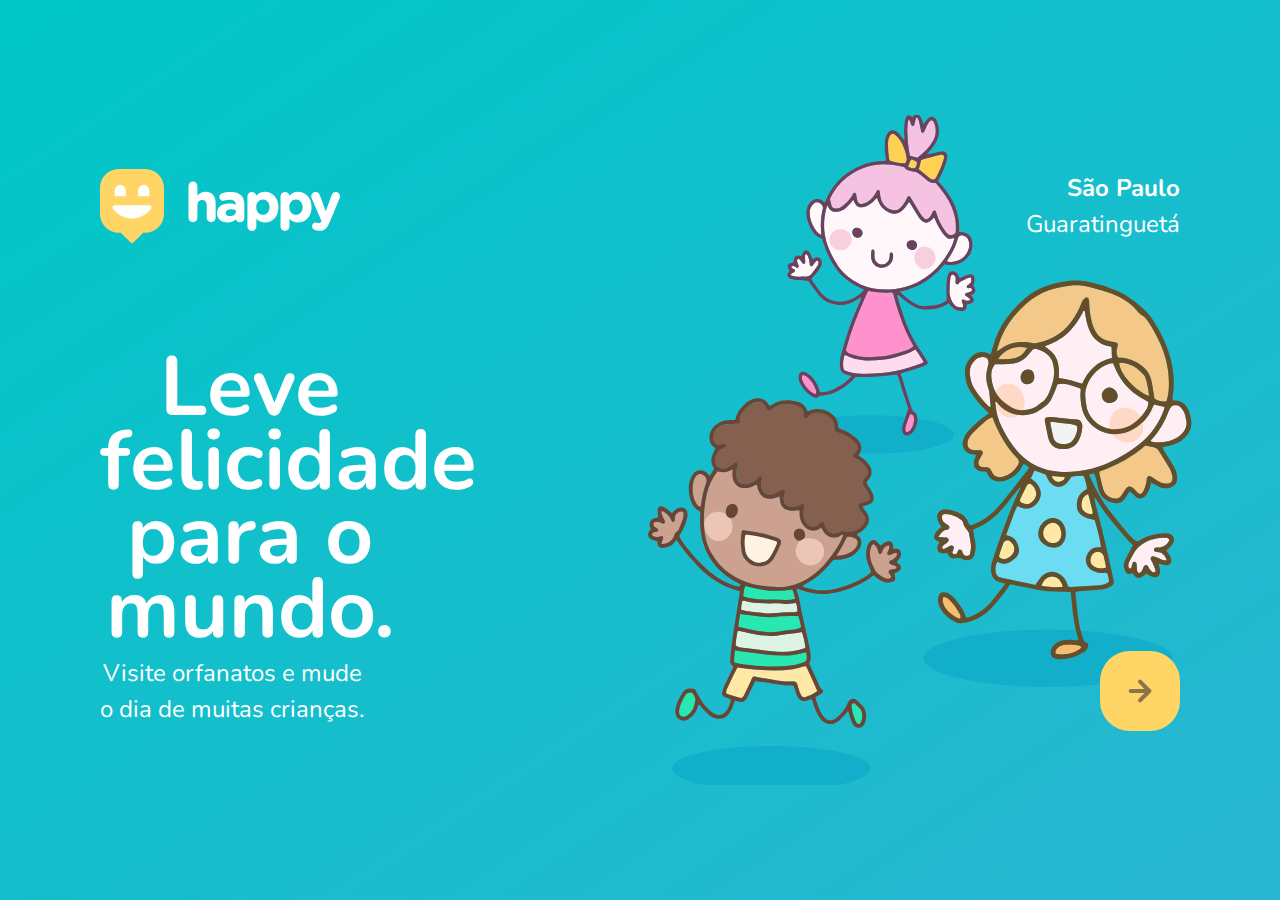
<file: index.html>
<!DOCTYPE html>
<html lang="pt_BR">
  <head>
    <meta charset="UTF-8" />
    <meta name="viewport" content="width=device-width, initial-scale=1.0" />
    <title>H.appy</Happ></title>

    <link rel="icon" href="./public/images/logo-icon.png">
    <link rel="stylesheet" href="./public/css/main.css">
    <link rel="stylesheet" href="./public/css/animations.css">
    <link rel="stylesheet" href="./public/css/page-landing.css">
    <link href="https://fonts.googleapis.com/css2?family=Nunito:wght@400;600;800&display=swap" 
    rel="stylesheet">

    </head>
  <body>
    <div id="page-landing">
        <div id="container">
            <header>
                <img
                class="animate-up" 
                id="logo" 
                src="./public/images/logo.svg" 
                alt="Logomarca da Happy" />
                <div class="location animate-up">
                  <strong>São Paulo</strong>
                  <p>Guaratinguetá</p>
                </div>
              </header>
              <main>
                  <h1 class="animate-up">Leve felicidade para o mundo.</h1>
                  <section class="visit">
                      <p class="animate-up">Visite orfanatos e mude </br>
                        o dia de muitas crianças.</p>
          
                      <a class="animate-up" href="#" title="Visite orfanatos">
          
                          <img src="./public/images/arrow.svg" alt="Ir para o mapa">
                      </a>
                  </section>
              </main>
        </div>
    </div>
  </body>
</html>
</file>
<file: public/css/main.css>
* {
    margin: 0;
    padding: 0;
    box-sizing: border-box;
}

body{
    height: 100vh;
    color: white;
    background: #EBF2F5;
}

:root{
    font-size: 62.5%;
}

body, input, button, textarea{
    /* font-weight: 400;
    font-size: 18px;
    line-height: 1;
    font-family: 'Nunito', sans-serif; */
    font:  400 1.8rem/1 'Nunito', sans-serif;
}


/* Animações */
</file>
<file: public/css/animations.css>
@keyframes up {
    from {
        opacity: 0;
        transform: translateY (16px);
    }
    to {
        opacity: 1;
        transform: translateY (0);
    }
}

@keyframes appear {
    from{
        opacity: 0;
    }
    to{
        opacity: 1;
    }
}


@keyframes right {
    from{
            transform: translatex(-100%);
    }
    to{
            transform: translatex(0);
    }
}

#logo {
    animation-delay:50ms;
}

.location{
    animation-delay: 100ms;
}
main h1 {
    animation-delay:150ms;
}

.visit p {
    animation-delay: 200ms;
}

.visit a {
    animation-delay: 250ms;
}
.animate-up {
    animation-name: up;
    animation-duration: 300ms;
    animation-fill-mode: backwards;

}

.animate-right {
    animation-name: right;
    animation-duration: 300ms;
    
}

.animate-appear {
    animation-name: appear;
    animation-duration: 300ms;
    animation-fill-mode: backwards;
}
</file>
<file: public/css/page-landing.css>
#page-landing {
  background: linear-gradient(326.54deg, #29b6d1 0%, #00c7c7 100%);

  text-align: center;
  min-height: 100vh;
  display: flex;
  align-items: center;
}

#container {
  margin: auto;
  width: min(90%, 112rem); /*112rem é o mesmo que 1120px */
}

.location,
h1,
.visit,
p {
  height: 16vh;
}
#logo {
  animation-delay: 50ms;
}
.location {
  animation-delay: 100ms;
}
main h1 {
  animation-delay: 150ms;
  font-size: clamp(4rem, 8vw, 8.4rem);
}
.visit a:hover {
  background: #96feff;
}
.visit p {
  animation-delay: 200ms;
}

.visit a {
  width: 8rem;
  height: 8rem;
  background: #ffd666;
  border: none;
  border-radius: 3rem;
  display: flex;
  align-items: center;
  justify-content: center;
  margin: auto;
  transition: background 200ms;
  animation-delay: 250ms;
}
/* dESKTOP VERSIOM*/

@media (min-width: 760px) {
  #container {
    padding: 5.4rem 2rem;
    /*shorthand backgroumd: image repeat position /size*/
    background: url("../images/bg.svg") no-repeat 80% / clamp(30rem, 54vw, 56rem);
    background-position: right;
  }

  header {
    display: flex;
    align-items: center;
    justify-content: space-between;
  }

  .location,
  h1,
  .visit,
  p {
    height: initial;
  }
  .location {
    text-align: right;
    font-size: 2.4rem;
    line-height: 1.5;
  }
  main h1 {
    font-weight: bold;
    line-height: 0.88;
    width: min(300px, 80%);
    margin: clamp(10%, 9vh, 12%) 0 4px;
  }
  .visit {
    display: flex;
    align-items: center;
    justify-content: space-between;
  }
  .visit p {
    font-size: 2.4rem;
    line-height: 1.5;
    width: clamp(20rem, 20 vw, 30rem); /*20rem = 200 px e 30rem = 300px*/
  }

  .visit a {
    margin: initial;
  }
}
</file>
